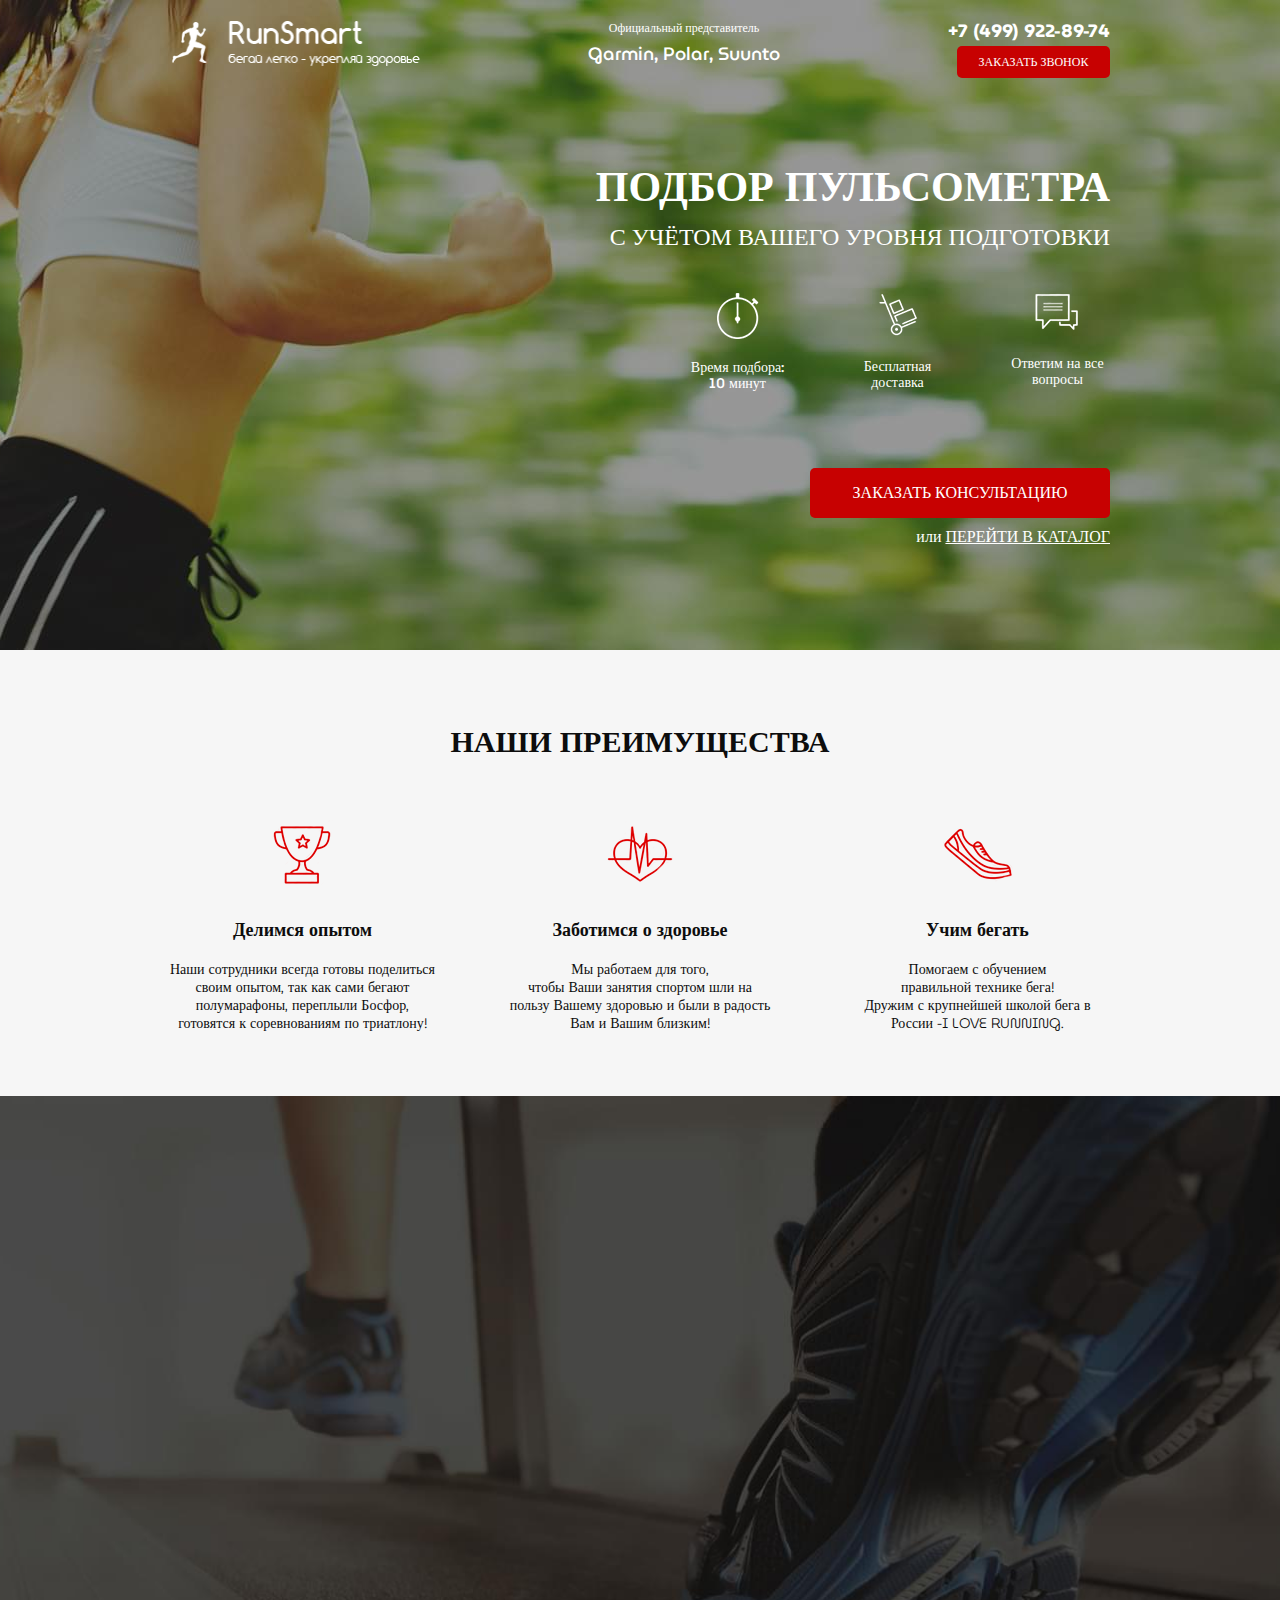
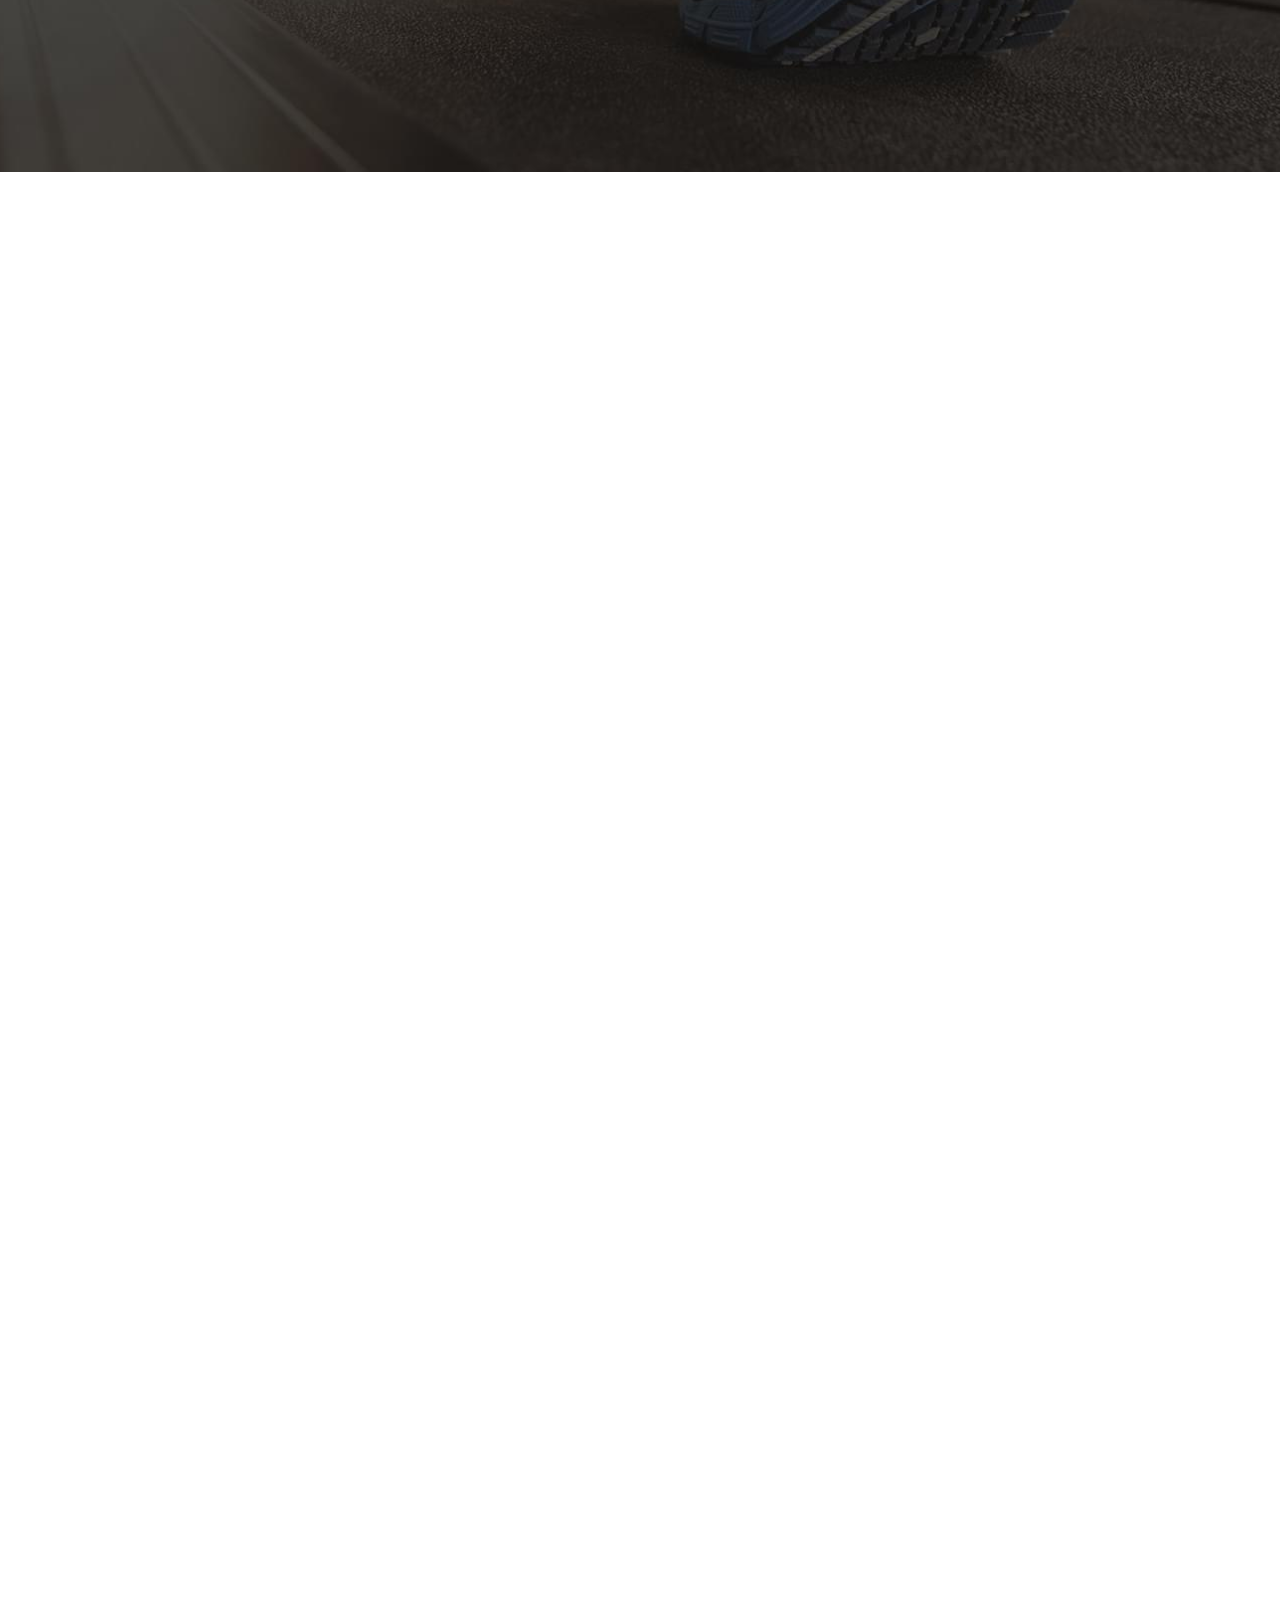
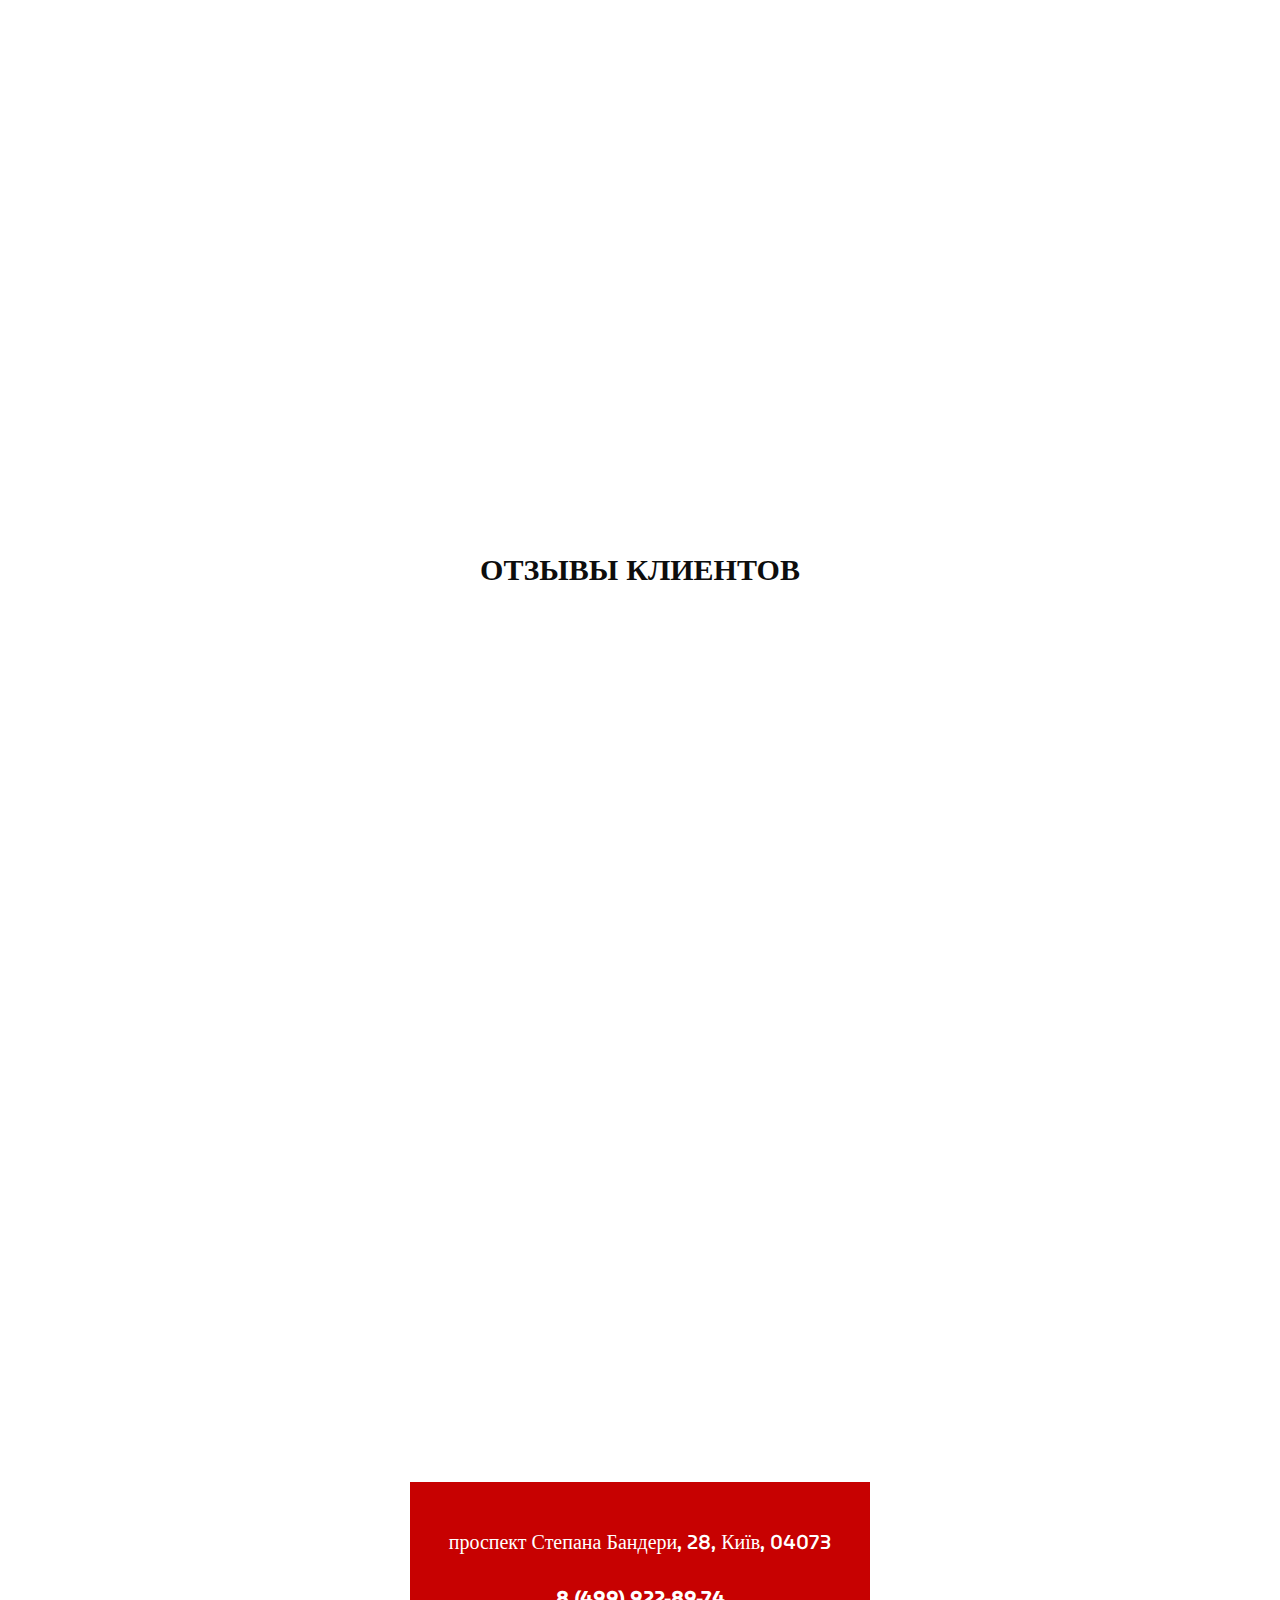
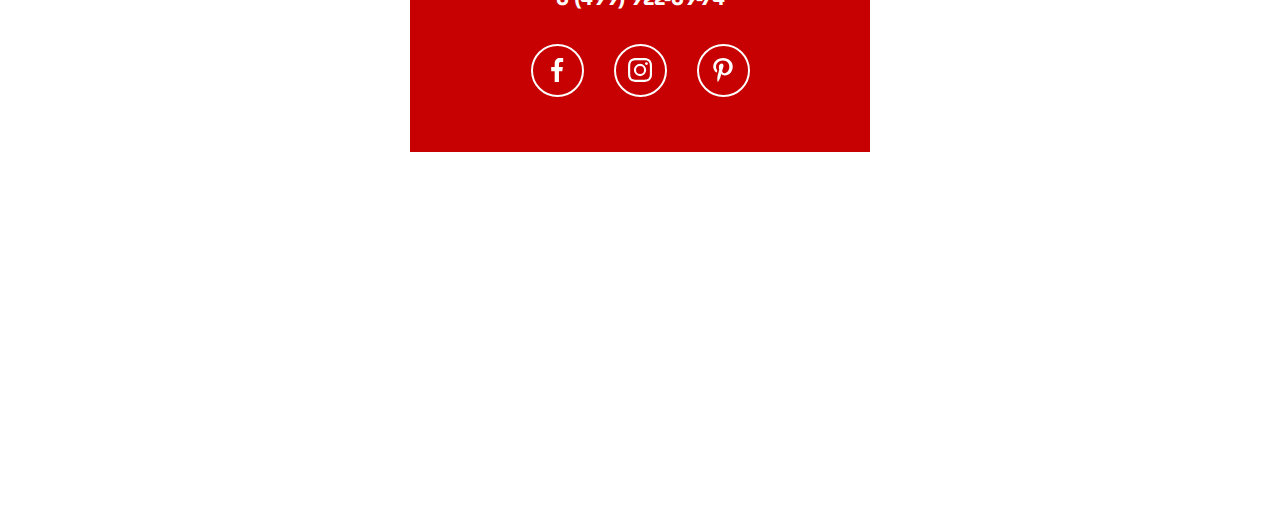
<file: porject_1/index.html>
<!DOCTYPE html>
<html lang="ru">
  <head>
    <meta charset="UTF-8" />
    <meta http-equiv="X-UA-Compatible" content="IE=edge" />
    <meta name="viewport" content="width=device-width, initial-scale=1.0" />
    <title>RunSmart</title>
    <link rel="stylesheet" href="css/style.min.css" />
    <link rel="preconnect" href="https://fonts.googleapis.com" />
    <link rel="preconnect" href="https://fonts.gstatic.com" crossorigin />
    <link
      href="https://fonts.googleapis.com/css2?family=MuseoModerno:wght@300;400;500;700&display=swap"
      rel="stylesheet"
    />
  </head>

  <body>
    <!-- section PROMO -->
    <section id="up" class="promo">
      <div class="container">
        <header class="header">
          <a href="#" class="header__logo">
            <img src="img/dest/logo/лого.png" alt="logo" />
          </a>
          <div class="header__official">
            Официальный представитель
            <span>Garmin, Polar, Suunto</span>
          </div>
          <div class="header__contacts">
            <a href="tel: +74999228974" class="header__phone"
              >+7 (499) 922-89-74</a
            >
            <button class="button" data-modal="consultation">
              заказать звонок
            </button>
          </div>
        </header>
        <div class="promo__wrapper">
          <h1 class="promo__header">Подбор пульсометра</h1>
          <h2 class="promo__subheader">с учётом Вашего уровня подготовки</h2>
          <div class="promo__icons">
            <div class="promo__icon">
              <img src="img/dest/icons/timer_time_stopwatch.svg" alt="timer"
              class="promo__icon_animated" />
              Время подбора: 10 минут
            </div>
            <div class="promo__icon">
              <img src="img/dest/icons/hand_cart-64.svg" alt="hand_card"
              class="promo__icon_animate"/>
              Бесплатная доставка
            </div>
            <div class="promo__icon">
              <img src="img/dest/icons/messages_64.svg" alt="messages"
              class="promo__icon_animate"/>
              Ответим на все вопросы
            </div>
          </div>
          <button class="button button_main" data-modal="consultation">
            заказать кОНСУЛЬТАЦИЮ
          </button>
          <div class="promo__link">
            или
            <a href="#">ПЕРЕЙТИ В КАТАЛОГ</a>
          </div>
        </div>
      </div>
    </section>

    <!-- SECTION  advantages-->
    <section class="advantages">
      <div class="container">
        <h3 class="title">НАШИ ПРЕИМУЩЕСТВА</h3>
        <div class="advantages__wrapper">
          <div class="advantages__item">
            <img src="img/dest/icons/cup.png" alt="cup" />
            <div class="advantages__text">Делимся опытом</div>
            <p class="advantages__descr">
              Наши сотрудники всегда готовы поделиться своим опытом, так как
              сами бегают полумарафоны, переплыли Босфор, готовятся к
              соревнованиям по триатлону!
            </p>
          </div>
          <div class="advantages__item ">
            <img src="img/dest/icons/heart.png" alt="heart" class="advantages__icon advantages__icon_animated" />
            <div class="advantages__text">Заботимся о здоровье</div>
            <p class="advantages__descr">
              Мы работаем для того, <br />
              чтобы Ваши занятия спортом шли на пользу Вашему здоровью и были в
              радость Вам и Вашим близким!
            </p>
          </div>
          <div class="advantages__item">
            <img src="img/dest/icons/shoe.png" alt="shoe" />
            <div class="advantages__text">Учим бегать</div>
            <p class="advantages__descr">
              Помогаем с обучением <br />
              правильной технике бега! <br />
              Дружим с крупнейшей школой бега в <br />
              России -<span>I LOVE RUNNING.</span>
            </p>
          </div>
        </div>
      </div>
    </section>

    <!-- section consultation  -->
    <section class="consultation">
      <div class="container">
        <h2
          class="title title_left wow animate__animated animate__fadeInUp
          data-wow-duration="1s"
        >
          Получите бесплатную консультацию <br />
          по подбору пульсометра
        </h2>
        <div
          class="consultation__descr wow animate__animated animate__fadeInUp"
          data-wow-duration="1.1s"
        >
          Просто заполните форму заявки <br />
          и мы перезвоним вам в течении 10 минут
        </div>

        <form id="consultation-form" class="feed-form" action="#">
          <input
            name="name"
            type="text"
            placeholder="Ваше имя"
            required
            class="wow animate__animated animate__fadeInUp"
            data-wow-duration="1.2s"
          />
          <input
            class="wow animate__animated animate__fadeInUp"
            type="number"
            data-wow-duration="1.3s"
            name="phone"
            placeholder="Ваш телефон"
            required
          />
          <input
            class="wow animate__animated animate__fadeInUp"
            data-wow-duration="1.4s"
            name="email"
            type="email"
            placeholder="Ваш E-mail"
            required
          />
          <button
            class="
              button button_submit
              wow
              animate__animated animate__fadeInUp
            "
            data-wow-duration="1.5s"
          >
            заказать кОНСУЛЬТАЦИЮ
          </button>
        </form>
      </div>
    </section>

    <!-- SECTION CAROUSEL -->
    <section class="carousel">
      <div class="container">
        <div
          class="carousel__inner wow animate__animated animate__fadeInLeft"
          data-wow-duration="1s"
        >
          <div class="carousel__container swiper">
            <div class="carousel__wrapper swiper-wrapper">
              <div class="carousel__item swiper-slide">
                <img src="img/dest/slider/slide_1_watch.jpg" alt="watch_1" />
              </div>
              <div class="carousel__item swiper-slide">
                <img src="img/dest/slider/slider_№2.jpg" alt="watch_2" />
              </div>
              <div class="carousel__item swiper-slide">
                <img src="img/dest/slider/slide_№3.jpg" alt="watch_3" />
              </div>
            </div>
          </div>
          <div class="carousel__dots swiper-pagination">
            <span class="carousel__dot-item"></span>
            <span class="carousel__dot-item"></span>
            <span class="carousel__dot-item"></span>
          </div>
          <button class="carousel__btn-prev">
            <img src="img/dest/icons/chevron-left-solid.svg" alt="" />
          </button>
          <button class="carousel__btn-next">
            <img src="img/dest/icons/chevron-right-solid.svg" alt="" />
          </button>
        </div>
      </div>
    </section>

    <!-- Section Catalog -->
    <section class="catalog">
      <div class="container">
        <h2
          class="title wow animate__animated animate__fadeInRight"
          data-wow-duration="1s"
        >
          Каталог пульсометров
        </h2>
        <ul
          class="catalog__tabs wow animate__animated animate__fadeInLeft"
          data-wow-duration="1s"
        >
          <li class="catalog__tab catalog__tab_active" data-tab="#tab_1">
            <span>Для фитнеса</span>
          </li>
          <li class="catalog__tab" data-tab="#tab_2">
            <span>для бега</span>
          </li>
          <li class="catalog__tab" data-tab="#tab_3">
            <span>для триатлона</span>
          </li>
        </ul>

        <!-- catalog content 1-->
        <div
          class="
            catalog__content catalog__content_active
            wow
            animate__animated animate__fadeInRight
          "
          data-wow-duration="1s"
          id="tab_1"
        >
          <div class="catalog-item">
            <div class="catalog-item__wrapper">
              <div class="catalog-item__content catalog-item__content_active">
                <img
                  src="img/dest/tabs/f1 green.png"
                  alt="pulsomentr"
                  class="catalog-item__img"
                />

                <div class="catalog-item__subtitle">
                  Пульсометр Polar FT1 Green
                </div>
                <div class="catalog-item__descr">
                  Для первых шагов в тренировках, основанных на сердечном ритме
                </div>
                <a href="#" onclick="return false" class="catalog-item__link"
                  >ПОДРОБНЕЕ</a
                >
              </div>

              <ul class="catalog-item__list">
                <li>
                  Вы услышите звуковое оповещение о нужном пульсе во время
                  тренировки;
                </li>
                <li>
                  Вы увидите информативный графический индикатор целевых
                  тренировочных зон пульса;
                </li>
                <li>
                  Также Вы увидите информацию о расходе калорий за тренировку;
                </li>
                <li>Вы сможете посмотреть данные по 10 тренировкам.</li>
                <a href="" onclick="return false" class="catalog-item__back"
                  >НАЗАД</a
                >
              </ul>
            </div>
            <hr />

            <div class="catalog-item__footer">
              <div class="catalog-item__prices">
                <div class="catalog-item__old-price">4 750 руб.</div>
                <div class="catalog-item__price">4 500 руб.</div>
              </div>
              <button class="button button_mini">КУПИТЬ</button>
            </div>
          </div>

          <div class="catalog-item">
            <div class="catalog-item__wrapper">
              <div class="catalog-item__content catalog-item__content_active">
                <img
                  src="img/dest/tabs/photo_watch.jpg"
                  alt="pulsomentr"
                  class="catalog-item__img"
                />
                <div class="catalog-item__subtitle">Пульсометр Suunto M2</div>
                <div class="catalog-item__descr">
                  Для первых шагов в тренировках, основанных на сердечном ритме
                </div>
                <a href="#" onclick="return false" class="catalog-item__link"
                  >ПОДРОБНЕЕ</a
                >
              </div>
              <ul class="catalog-item__list">
                <li>
                  Вы услышите звуковое оповещение о нужном пульсе во время
                  тренировки;
                </li>
                <li>
                  Вы увидите информативный графический индикатор целевых
                  тренировочных зон пульса;
                </li>
                <li>
                  Также Вы увидите информацию о расходе калорий за тренировку;
                </li>
                <li>Вы сможете посмотреть данные по 10 тренировкам.</li>
                <a href="#" onclick="return false" class="catalog-item__back"
                  >НАЗАД</a
                >
              </ul>
            </div>
            <hr />

            <div class="catalog-item__footer">
              <div class="catalog-item__prices">
                <div class="catalog-item__old-price">6 690 руб.</div>
                <div class="catalog-item__price">6 641 руб.</div>
              </div>
              <button class="button button_mini">КУПИТЬ</button>
            </div>
          </div>

          <div class="catalog-item">
            <div class="catalog-item__wrapper">
              <div class="catalog-item__content catalog-item__content_active">
                <img
                  src="img/dest/tabs/photo_watch.jpg"
                  alt="pulsomentr"
                  class="catalog-item__img"
                />
                <div class="catalog-item__subtitle">Пульсометр Polar FT1</div>
                <div class="catalog-item__descr">
                  Для первых шагов в тренировках, основанных на сердечном ритме
                </div>
                <a href="#" class="catalog-item__link">ПОДРОБНЕЕ</a>
              </div>

              <ul class="catalog-item__list">
                <li>
                  Вы услышите звуковое оповещение о нужном пульсе во время
                  тренировки;
                </li>
                <li>
                  Вы увидите информативный графический индикатор целевых
                  тренировочных зон пульса;
                </li>
                <li>
                  Также Вы увидите информацию о расходе калорий за тренировку;
                </li>
                <li>Вы сможете посмотреть данные по 10 тренировкам.</li>
                <a href="#" class="catalog-item__back">НАЗАД</a>
              </ul>
            </div>
            <hr />

            <div class="catalog-item__footer">
              <div class="catalog-item__prices">
                <div class="catalog-item__old-price">7 390 руб.</div>
                <div class="catalog-item__price">7 021 руб.</div>
              </div>
              <button class="button button_mini">КУПИТЬ</button>
            </div>
          </div>

          <div class="catalog-item">
            <div class="catalog-item__wrapper">
              <div class="catalog-item__content catalog-item__content_active">
                <img
                  src="img/dest/tabs/photo_watch.jpg"
                  alt="pulsomentr"
                  class="catalog-item__img"
                />
                <div class="catalog-item__subtitle">Пульсометр Polar FT1</div>
                <div class="catalog-item__descr">
                  Для первых шагов в тренировках, основанных на сердечном ритме
                </div>
                <a href="#" class="catalog-item__link">ПОДРОБНЕЕ</a>
              </div>

              <ul class="catalog-item__list">
                <li>
                  Вы услышите звуковое оповещение о нужном пульсе во время
                  тренировки;
                </li>
                <li>
                  Вы увидите информативный графический индикатор целевых
                  тренировочных зон пульса;
                </li>
                <li>
                  Также Вы увидите информацию о расходе калорий за тренировку;
                </li>
                <li>Вы сможете посмотреть данные по 10 тренировкам.</li>
                <a href="#" class="catalog-item__back">НАЗАД</a>
              </ul>
            </div>
            <hr />

            <div class="catalog-item__footer">
              <div class="catalog-item__prices">
                <div class="catalog-item__old-price">4 790 руб.</div>
                <div class="catalog-item__price">4 950 руб.</div>
              </div>
              <button class="button button_mini">КУПИТЬ</button>
            </div>
          </div>

          <div class="catalog-item">
            <div class="catalog-item__wrapper">
              <div class="catalog-item__content catalog-item__content_active">
                <img
                  src="img/dest/tabs/photo_watch.jpg"
                  alt="pulsomentr"
                  class="catalog-item__img"
                />
                <div class="catalog-item__subtitle">Пульсометр Suunto M3</div>
                <div class="catalog-item__descr">
                  Для первых шагов в тренировках, основанных на сердечном ритме
                </div>
                <a href="#" class="catalog-item__link">ПОДРОБНЕЕ</a>
              </div>

              <ul class="catalog-item__list">
                <li>
                  Вы услышите звуковое оповещение о нужном пульсе во время
                  тренировки;
                </li>
                <li>
                  Вы увидите информативный графический индикатор целевых
                  тренировочных зон пульса;
                </li>
                <li>
                  Также Вы увидите информацию о расходе калорий за тренировку;
                </li>
                <li>Вы сможете посмотреть данные по 10 тренировкам.</li>
                <a href="" class="catalog-item__back">НАЗАД</a>
              </ul>
            </div>
            <hr />

            <div class="catalog-item__footer">
              <div class="catalog-item__prices">
                <div class="catalog-item__old-price">6 690 руб.</div>
                <div class="catalog-item__price">6 641 руб.</div>
              </div>
              <button class="button button_mini">КУПИТЬ</button>
            </div>
          </div>

          <div class="catalog-item">
            <div class="catalog-item__wrapper">
              <div class="catalog-item__content catalog-item__content_active">
                <img
                  src="img/dest/tabs/photo_watch.jpg"
                  alt="pulsomentr"
                  class="catalog-item__img"
                />
                <div class="catalog-item__subtitle">Пульсометр Polar FT4</div>
                <div class="catalog-item__descr">
                  Для первых шагов в тренировках, основанных на сердечном ритме
                </div>
                <a href="#" class="catalog-item__link">ПОДРОБНЕЕ</a>
              </div>

              <ul class="catalog-item__list">
                <li>
                  Вы услышите звуковое оповещение о нужном пульсе во время
                  тренировки;
                </li>
                <li>
                  Вы увидите информативный графический индикатор целевых
                  тренировочных зон пульса;
                </li>
                <li>
                  Также Вы увидите информацию о расходе калорий за тренировку;
                </li>
                <li>Вы сможете посмотреть данные по 10 тренировкам.</li>
                <a href="" class="catalog-item__back">НАЗАД</a>
              </ul>
            </div>
            <hr />
            <div class="catalog-item__footer">
              <div class="catalog-item__prices">
                <div class="catalog-item__old-price">7 690 руб.</div>
                <div class="catalog-item__price">5 641 руб.</div>
              </div>
              <button class="button button_mini">КУПИТЬ</button>
            </div>
          </div>
        </div>

        <!-- catalog content 2-->

        <div class="catalog__content" id="tab_2">
          <div class="catalog-item">
            <div class="catalog-item__wrapper">
              <div class="catalog-item__content catalog-item__content_active">
                <img
                  src="img/dest/tabs/ft2_blue.jpg"
                  alt="pulsomentr"
                  class="catalog-item__img"
                />

                <div class="catalog-item__subtitle">
                  Пульсометр Polar FT2 blue
                </div>
                <div class="catalog-item__descr">
                  Для первых шагов в тренировках, основанных на сердечном ритме.
                </div>
                <a href="#" class="catalog-item__link">ПОДРОБНЕЕ</a>
              </div>

              <ul class="catalog-item__list">
                <li>
                  Вы услышите звуковое оповещение о нужном пульсе во время
                  тренировки;
                </li>
                <li>
                  Вы увидите информативный графический индикатор целевых
                  тренировочных зон пульса;
                </li>
                <li>
                  Также Вы увидите информацию о расходе калорий за тренировку;
                </li>
                <li>Вы сможете посмотреть данные по 10 тренировкам.</li>
                <a href="" class="catalog-item__back">НАЗАД</a>
              </ul>
            </div>
            <hr />

            <div class="catalog-item__footer">
              <div class="catalog-item__prices">
                <div class="catalog-item__old-price">4 850 руб.</div>
                <div class="catalog-item__price">4 600 руб.</div>
              </div>
              <button class="button button_mini">КУПИТЬ</button>
            </div>
          </div>

          <div class="catalog-item">
            <div class="catalog-item__wrapper">
              <div class="catalog-item__content catalog-item__content_active">
                <img
                  src="img/dest/tabs/ft_1 _black.jpg"
                  alt="pulsomentr"
                  class="catalog-item__img"
                />
                <div class="catalog-item__subtitle">Пульсометр Suunto M2</div>
                <div class="catalog-item__descr">
                  Для первых шагов в тренировках, основанных на сердечном ритме
                </div>
                <a href="#" class="catalog-item__link">ПОДРОБНЕЕ</a>
              </div>
              <ul class="catalog-item__list">
                <li>
                  Вы услышите звуковое оповещение о нужном пульсе во время
                  тренировки;
                </li>
                <li>
                  Вы увидите информативный графический индикатор целевых
                  тренировочных зон пульса;
                </li>
                <li>
                  Также Вы увидите информацию о расходе калорий за тренировку;
                </li>
                <li>Вы сможете посмотреть данные по 10 тренировкам.</li>
                <a href="" class="catalog-item__back">НАЗАД</a>
              </ul>
            </div>
            <hr />

            <div class="catalog-item__footer">
              <div class="catalog-item__prices">
                <div class="catalog-item__old-price">6 690 руб.</div>
                <div class="catalog-item__price">6 641 руб.</div>
              </div>
              <button class="button button_mini">КУПИТЬ</button>
            </div>
          </div>

          <div class="catalog-item">
            <div class="catalog-item__wrapper">
              <div class="catalog-item__content catalog-item__content_active">
                <img
                  src="img/dest/tabs/ft_4 blue.png"
                  alt="pulsomentr"
                  class="catalog-item__img"
                />
                <div class="catalog-item__subtitle">Пульсометр Polar FT5</div>
                <div class="catalog-item__descr">
                  Для первых шагов в тренировках, основанных на сердечном ритме
                </div>
                <a href="#" class="catalog-item__link">ПОДРОБНЕЕ</a>
              </div>

              <ul class="catalog-item__list">
                <li>
                  Вы услышите звуковое оповещение о нужном пульсе во время
                  тренировки;
                </li>
                <li>
                  Вы увидите информативный графический индикатор целевых
                  тренировочных зон пульса;
                </li>
                <li>
                  Также Вы увидите информацию о расходе калорий за тренировку;
                </li>
                <li>Вы сможете посмотреть данные по 10 тренировкам.</li>
                <a href="" class="catalog-item__back">НАЗАД</a>
              </ul>
            </div>
            <hr />

            <div class="catalog-item__footer">
              <div class="catalog-item__prices">
                <div class="catalog-item__old-price">7 390 руб.</div>
                <div class="catalog-item__price">7 021 руб.</div>
              </div>
              <button class="button button_mini">КУПИТЬ</button>
            </div>
          </div>

          <div class="catalog-item">
            <div class="catalog-item__wrapper">
              <div class="catalog-item__content catalog-item__content_active">
                <img
                  src="img/dest/tabs/ft_1 _black.jpg"
                  alt="pulsomentr"
                  class="catalog-item__img"
                />
                <div class="catalog-item__subtitle">
                  Пульсометр Polar FT1 black
                </div>
                <div class="catalog-item__descr">
                  Для первых шагов в тренировках, основанных на сердечном ритме
                </div>
                <a href="#" class="catalog-item__link">ПОДРОБНЕЕ</a>
              </div>

              <ul class="catalog-item__list">
                <li>
                  Вы услышите звуковое оповещение о нужном пульсе во время
                  тренировки;
                </li>
                <li>
                  Вы увидите информативный графический индикатор целевых
                  тренировочных зон пульса;
                </li>
                <li>
                  Также Вы увидите информацию о расходе калорий за тренировку;
                </li>
                <li>Вы сможете посмотреть данные по 10 тренировкам.</li>
                <a href="" class="catalog-item__back">НАЗАД</a>
              </ul>
            </div>
            <hr />

            <div class="catalog-item__footer">
              <div class="catalog-item__prices">
                <div class="catalog-item__old-price">4 790 руб.</div>
                <div class="catalog-item__price">4 950 руб.</div>
              </div>
              <button class="button button_mini">КУПИТЬ</button>
            </div>
          </div>

          <div class="catalog-item">
            <div class="catalog-item__wrapper">
              <div class="catalog-item__content catalog-item__content_active">
                <img
                  src="img/dest/tabs/polar_ft7_1.jpg"
                  alt="pulsomentr"
                  class="catalog-item__img"
                />
                <div class="catalog-item__subtitle">Пульсометр polar f7</div>
                <div class="catalog-item__descr">
                  Для первых шагов в тренировках, основанных на сердечном ритме
                </div>
                <a href="#" class="catalog-item__link">ПОДРОБНЕЕ</a>
              </div>

              <ul class="catalog-item__list">
                <li>
                  Вы услышите звуковое оповещение о нужном пульсе во время
                  тренировки;
                </li>
                <li>
                  Вы увидите информативный графический индикатор целевых
                  тренировочных зон пульса;
                </li>
                <li>
                  Также Вы увидите информацию о расходе калорий за тренировку;
                </li>
                <li>Вы сможете посмотреть данные по 10 тренировкам.</li>
                <a href="" class="catalog-item__back">НАЗАД</a>
              </ul>
            </div>
            <hr />

            <div class="catalog-item__footer">
              <div class="catalog-item__prices">
                <div class="catalog-item__old-price">6 690 руб.</div>
                <div class="catalog-item__price">6 641 руб.</div>
              </div>
              <button class="button button_mini">КУПИТЬ</button>
            </div>
          </div>

          <div class="catalog-item">
            <div class="catalog-item__wrapper">
              <div class="catalog-item__content catalog-item__content_active">
                <img
                  src="img/dest/tabs/ft_4 blue.png"
                  alt="pulsomentr"
                  class="catalog-item__img"
                />
                <div class="catalog-item__subtitle">Пульсометр Polar FT4</div>
                <div class="catalog-item__descr">
                  Для первых шагов в тренировках, основанных на сердечном ритме
                </div>
                <a href="#" class="catalog-item__link">ПОДРОБНЕЕ</a>
              </div>

              <ul class="catalog-item__list">
                <li>
                  Вы услышите звуковое оповещение о нужном пульсе во время
                  тренировки;
                </li>
                <li>
                  Вы увидите информативный графический индикатор целевых
                  тренировочных зон пульса;
                </li>
                <li>
                  Также Вы увидите информацию о расходе калорий за тренировку;
                </li>
                <li>Вы сможете посмотреть данные по 10 тренировкам.</li>
                <a href="" class="catalog-item__back">НАЗАД</a>
              </ul>
            </div>
            <hr />
            <div class="catalog-item__footer">
              <div class="catalog-item__prices">
                <div class="catalog-item__old-price">7 690 руб.</div>
                <div class="catalog-item__price">5 641 руб.</div>
              </div>
              <button class="button button_mini">КУПИТЬ</button>
            </div>
          </div>
        </div>

        <!-- catalog content 3-->
        <div class="catalog__content" id="tab_3">
          <div class="catalog-item">
            <div class="catalog-item__wrapper">
              <div class="catalog-item__content catalog-item__content_active">
                <img
                  src="img/dest/tabs/polar_ft7_1.jpg"
                  alt="pulsomentr"
                  class="catalog-item__img"
                />

                <div class="catalog-item__subtitle">Пульсометр Polar FT7</div>
                <div class="catalog-item__descr">
                  Для первых шагов в тренировках, основанных на сердечном ритме
                </div>
                <a href="#" class="catalog-item__link">ПОДРОБНЕЕ</a>
              </div>

              <ul class="catalog-item__list">
                <li>
                  Вы услышите звуковое оповещение о нужном пульсе во время
                  тренировки;
                </li>
                <li>
                  Вы увидите информативный графический индикатор целевых
                  тренировочных зон пульса;
                </li>
                <li>
                  Также Вы увидите информацию о расходе калорий за тренировку;
                </li>
                <li>Вы сможете посмотреть данные по 10 тренировкам.</li>
                <a href="" class="catalog-item__back">НАЗАД</a>
              </ul>
            </div>
            <hr />

            <div class="catalog-item__footer">
              <div class="catalog-item__prices">
                <div class="catalog-item__old-price">4 750 руб.</div>
                <div class="catalog-item__price">4 500 руб.</div>
              </div>
              <button class="button button_mini">КУПИТЬ</button>
            </div>
          </div>

          <div class="catalog-item">
            <div class="catalog-item__wrapper">
              <div class="catalog-item__content catalog-item__content_active">
                <img
                  src="img/dest/tabs/photo_watch.jpg"
                  alt="pulsomentr"
                  class="catalog-item__img"
                />
                <div class="catalog-item__subtitle">Пульсометр Suunto M2</div>
                <div class="catalog-item__descr">
                  Для первых шагов в тренировках, основанных на сердечном ритме
                </div>
                <a href="#" class="catalog-item__link">ПОДРОБНЕЕ</a>
              </div>
              <ul class="catalog-item__list">
                <li>
                  Вы услышите звуковое оповещение о нужном пульсе во время
                  тренировки;
                </li>
                <li>
                  Вы увидите информативный графический индикатор целевых
                  тренировочных зон пульса;
                </li>
                <li>
                  Также Вы увидите информацию о расходе калорий за тренировку;
                </li>
                <li>Вы сможете посмотреть данные по 10 тренировкам.</li>
                <a href="" class="catalog-item__back">НАЗАД</a>
              </ul>
            </div>
            <hr />

            <div class="catalog-item__footer">
              <div class="catalog-item__prices">
                <div class="catalog-item__old-price">6 690 руб.</div>
                <div class="catalog-item__price">6 641 руб.</div>
              </div>
              <button class="button button_mini">КУПИТЬ</button>
            </div>
          </div>

          <div class="catalog-item">
            <div class="catalog-item__wrapper">
              <div class="catalog-item__content catalog-item__content_active">
                <img
                  src="img/dest/tabs/ft2_blue.jpg"
                  alt="pulsomentr"
                  class="catalog-item__img"
                />
                <div class="catalog-item__subtitle">Пульсометр Polar FT5</div>
                <div class="catalog-item__descr">
                  Для первых шагов в тренировках, основанных на сердечном ритме
                </div>
                <a href="#" class="catalog-item__link">ПОДРОБНЕЕ</a>
              </div>

              <ul class="catalog-item__list">
                <li>
                  Вы услышите звуковое оповещение о нужном пульсе во время
                  тренировки;
                </li>
                <li>
                  Вы увидите информативный графический индикатор целевых
                  тренировочных зон пульса;
                </li>
                <li>
                  Также Вы увидите информацию о расходе калорий за тренировку;
                </li>
                <li>Вы сможете посмотреть данные по 10 тренировкам.</li>
                <a href="" class="catalog-item__back">НАЗАД</a>
              </ul>
            </div>
            <hr />

            <div class="catalog-item__footer">
              <div class="catalog-item__prices">
                <div class="catalog-item__old-price">7 390 руб.</div>
                <div class="catalog-item__price">7 021 руб.</div>
              </div>
              <button class="button button_mini">КУПИТЬ</button>
            </div>
          </div>

          <div class="catalog-item">
            <div class="catalog-item__wrapper">
              <div class="catalog-item__content catalog-item__content_active">
                <img
                  src="img/dest/tabs/f1 green.png"
                  alt="pulsomentr"
                  class="catalog-item__img"
                />
                <div class="catalog-item__subtitle">Пульсометр Polar FT1</div>
                <div class="catalog-item__descr">
                  Для первых шагов в тренировках, основанных на сердечном ритме
                </div>
                <a href="#" class="catalog-item__link">ПОДРОБНЕЕ</a>
              </div>

              <ul class="catalog-item__list">
                <li>
                  Вы услышите звуковое оповещение о нужном пульсе во время
                  тренировки;
                </li>
                <li>
                  Вы увидите информативный графический индикатор целевых
                  тренировочных зон пульса;
                </li>
                <li>
                  Также Вы увидите информацию о расходе калорий за тренировку;
                </li>
                <li>Вы сможете посмотреть данные по 10 тренировкам.</li>
                <a href="" class="catalog-item__back">НАЗАД</a>
              </ul>
            </div>
            <hr />

            <div class="catalog-item__footer">
              <div class="catalog-item__prices">
                <div class="catalog-item__old-price">4 790 руб.</div>
                <div class="catalog-item__price">4 950 руб.</div>
              </div>
              <button class="button button_mini">КУПИТЬ</button>
            </div>
          </div>
        </div>
      </div>
    </section>

    <!-- section reviews -->

    <section class="reviews">
      <div class="container">
        <h2 class="title">отзывы клиентов</h2>
        <div
          class="reviews__wrapper wow animate__animated animate__fadeInUp"
          data-wow-duration="2s"
        >
          <div class="reviews__avatar">
            <img
              src="img/dest/client/photo_1.jpg"
              alt=" "
              class="reviews__avatar"
            />
          </div>
          <div class="reviews-block">
            <div class="reviews-block__name">Ирина Иванченко</div>
            <div class="reviews-block__text">2 полумарафона</div>
            <article class="reviews-block__descr">
              Не знала, что себе купить - обратилась к ребятам из RunSmart -
              подобрали <br />
              пульсометр, который подошёл именно под мои цели и финансовые
              возможности. <br />
              Через некоторое время решила обновить гаджет - не раздумывая
              обратилась туда
              <br />
              же.
              <br />
              <br />
              Новые цели - новый гаджет!
              <br />
              <br />
              Спасибо, RunSmart!
            </article>
          </div>
        </div>
        <div
          class="reviews__wrapper wow animate__animated animate__fadeInUp"
          data-wow-duration="2s"
        >
          <div class="reviews__avatar">
            <img
              src="img/dest/client/photo_2.jpg"
              alt=" "
              class="reviews__avatar"
            />
          </div>
          <div class="reviews-block">
            <div class="reviews-block__name">Ирина Иванченко</div>
            <div class="reviews-block__text">1 полумарафон</div>
            <article class="reviews-block__descr">
              Крутая штука-пульсометр. Обычно без них бегал. Оказывается только
              хуже себе <br />
              делал.
              <br />
              Купил пульсометр, ещё в подарок получил тренировку. Со мной вместе
              провели <br />
              первую тренировку, научили пользоваться новым гаджетом. Также
              объяснили <br />
              основы анатомии, составили план тренировок на месяц вперёд.
              <br />
              С ними подготовился к своему первому полумарафону! Спасибо!!!
            </article>
          </div>
        </div>

        <div
          class="reviews__wrapper wow animate__animated animate__fadeInUp"
          data-wow-duration="2s"
        >
          <div class="reviews__avatar">
            <img
              src="img/dest/client/photo_3.jpg"
              alt=" "
              class="reviews__avatar"
            />
          </div>
          <div class="reviews-block">
            <div class="reviews-block__name">Иван Сёмочкин</div>
            <div class="reviews-block__text">1 полумарафон</div>
            <article class="reviews-block__descr">
              Долго не могла начать бегать, т.к. до этого несколько раз
              начинала, но становилось тяжело и я бросала. От друзей услышала о
              RunSmart и о беге с контролем пульса и решила попробовать.
              <br /><br />
              Позвонила, ребята поинтересовались моими целями и подобрали очень
              <br />
              интересный вариант со скидкой! Теперь бегаю и наслаждаюсь бегом!
              Пробежала
              <br />
              уже 2 полумарафона и несколько более коротких забегов и не
              намерена <br />
              останавливаться!
              <br />
              <br />
              Спасибо!!!
            </article>
          </div>
        </div>
      </div>
    </section>

    <!-- footer -->

    <div class="footer">
      <iframe
        src="https://www.google.com/maps/embed?pb=!1m18!1m12!1m3!1d3590.0673826671455!2d30.516613328226033!3d50.48651605841542!2m3!1f0!2f0!3f0!3m2!1i1024!2i768!4f13.1!3m3!1m2!1s0x40d4ce022fa2bf4b%3A0xd1c7cc913b747de9!2z0JDQstGC0L7RgdC-0Y7Qtw!5e0!3m2!1sru!2sua!4v1632957163362!5m2!1sru!2sua"
        width="100%"
        height="630"
        style="border: 0"
        allowfullscreen=""
        loading="lazy"
      ></iframe>
      <div class="footer__info">
        <address class="footer__addr">
          проспект Степана Бандери, 28, Київ, 04073
        </address>
        <a href="tel:84999228974" class="footer__phone">8 (499) 922-89-74</a>
        <div class="footer__social">
          <a href="#" class="footer__social-item"
            ><img src="img/dest/icon/facebook.svg" alt="facebook"
          /></a>
          <a href="#" class="footer__social-item"
            ><img src="img/dest/icon/instagram.svg" alt="instagram"
          /></a>
          <a href="#" class="footer__social-item"
            ><img src="img/dest/icon/pinterest.svg" alt="pinterest"
          /></a>
        </div>
      </div>
    </div>

    <div class="overlay">
      <!-- modal 1 -->
      <div class="modal" id="consultation">
        <div class="modal__close">&times;</div>
        <div class="modal__subtitle">Просто заполните форму заявки</div>
        <div class="modal__descr">и мы перезвоним вам в течении 10 минут</div>
        <form class="feed-form feed-form_mt25" action="#">
          <input name="name" type="text" placeholder="Ваше имя" />
          <input name="phone" type="number" placeholder="Ваш телефон" />
          <input name="email" type="email" placeholder="Ваш E-mail" />
          <button class="button button_submit">заказать кОНСУЛЬТАЦИЮ</button>
        </form>
      </div>
      <!-- modal 2 -->
      <div class="modal" id="order">
        <div class="modal__close">&times;</div>
        <div class="modal__subtitle">Ваш заказ:</div>
        <div class="modal__descr">Пульсометр Polar FT1</div>
        <form class="feed-form feed-form_mt25" action="#">
          <input name="name" type="text" placeholder="Ваше имя" required />
          <input name="phone" type="number" placeholder="Ваш телефон" required />
          <input name="email" type="email" placeholder="Ваш E-mail" required />
          <button class="button button_submit">заказать кОНСУЛЬТАЦИЮ</button>
        </form>
      </div>
      <!-- modal 3 -->
      <div class="modal modal_mini" id="thanks">
        <div class="modal__close">&times;</div>
        <div class="modal__subtitle">Спасибо за вашу заявку!</div>
        <div class="modal__descr">
          Наш менеджер свяжется с вами в ближайшее время!
        </div>
      </div>
    </div>

    <!-- Scroll Animate -->

    <a href="#up" class="pageup">
      <svg
        aria-hidden="true"
        focusable="false"
        data-prefix="fad"
        data-icon="chevron-circle-up"
        role="img"
        xmlns="http://www.w3.org/2000/svg"
        viewBox="0 0 512 512"
        class="svg-inline--fa fa-chevron-circle-up fa-w-16 fa-3x"
      >
        <g class="fa-group">
          <path
            fill="#c70101"
            d="M256 8C119 8 8 119 8 256s111 248 248 248 248-111 248-248S393 8 256 8zm152.5 303.5l-17 17a23.9 23.9 0 0 1-33.9 0L256 226.9 154.4 328.5a23.9 23.9 0 0 1-33.9 0l-17-17a23.9 23.9 0 0 1 0-33.9L239 142.1a24 24 0 0 1 34 0l135.5 135.5a23.9 23.9 0 0 1 0 33.9z"
            class="fa-secondary"
          ></path>
        </g>
      </svg>
    </a>

    <script
      src="https://cdnjs.cloudflare.com/ajax/libs/jquery/3.6.0/jquery.min.js"
      integrity="sha512-894YE6QWD5I59HgZOGReFYm4dnWc1Qt5NtvYSaNcOP+u1T9qYdvdihz0PPSiiqn/+/3e7Jo4EaG7TubfWGUrMQ=="
      crossorigin="anonymous"
      referrerpolicy="no-referrer"
    ></script>
    <script src="js/dest/jquery.validate.min.js"></script>
    <script src="js/dest/jquery.masked.min.js"></script>
    <script src="js/dest/script.min.js"></script>
  </body>
</html>
</file>
